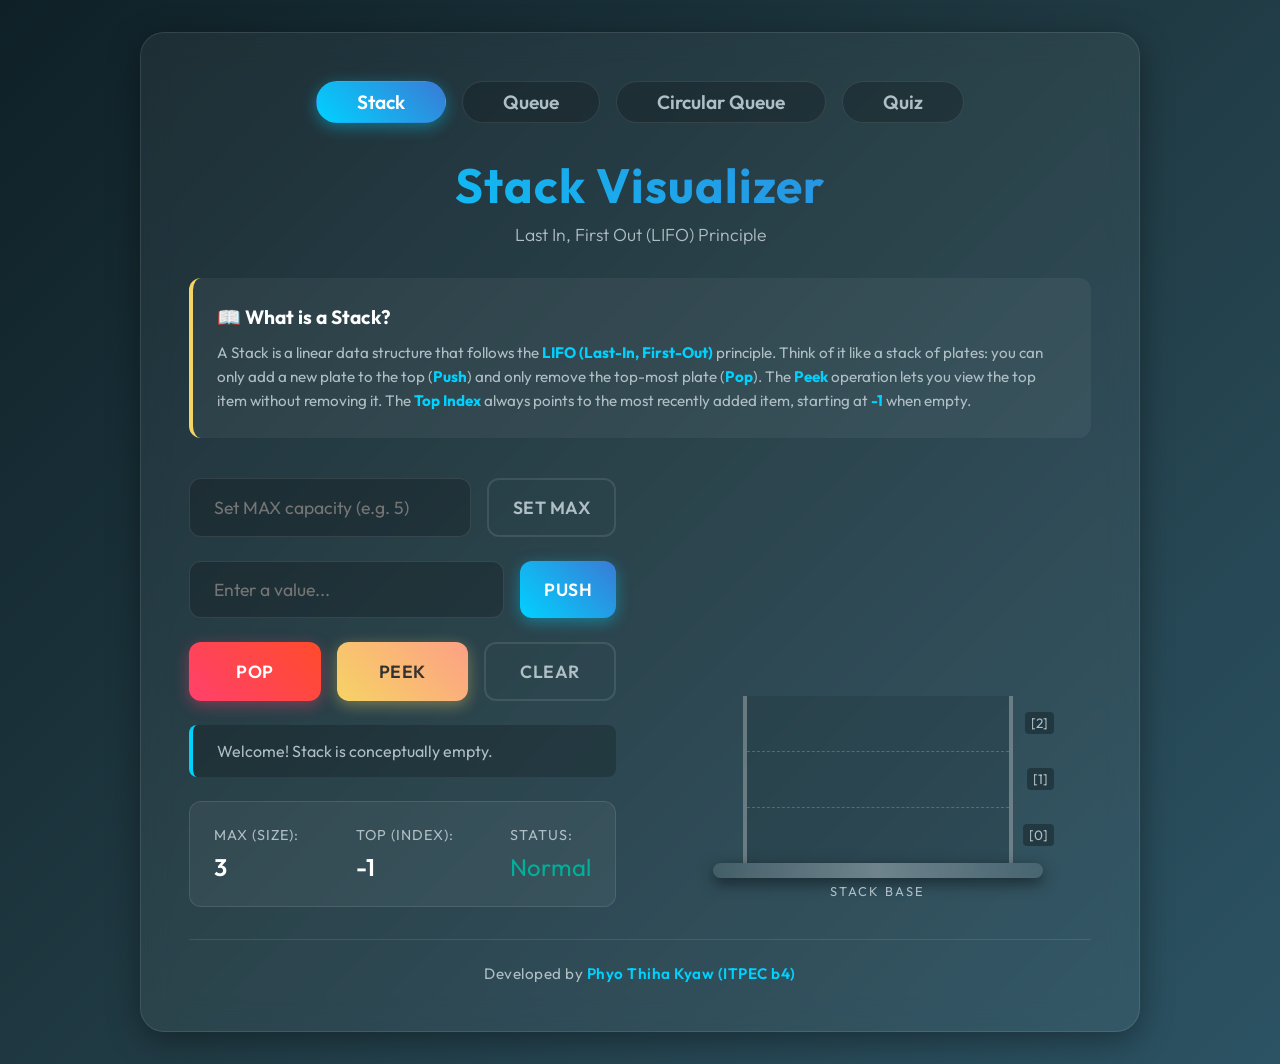
<file: index.html>
<!DOCTYPE html>
<html lang="en">
<head>
    <meta charset="UTF-8">
    <meta name="viewport" content="width=device-width, initial-scale=1.0">
    <title>Stack Data Structure Visualizer</title>
    <link rel="stylesheet" href="style.css">
    <link rel="stylesheet" href="queue.css">
    <link href="https://fonts.googleapis.com/css2?family=Outfit:wght@300;400;600&display=swap" rel="stylesheet">
</head>
<body>
    <div class="container">
        <nav class="nav-tab">
            <a href="index.html" class="nav-btn active">Stack</a>
            <a href="queue.html" class="nav-btn">Queue</a>
            <a href="circular-queue.html" class="nav-btn">Circular Queue</a>
            <a href="quiz.html" class="nav-btn">Quiz</a>
        </nav>
        
        <header>
            <h1>Stack Visualizer</h1>
            <p>Last In, First Out (LIFO) Principle</p>
        </header>

        <div class="theory-box">
            <h3>📖 What is a Stack?</h3>
            <p>A Stack is a linear data structure that follows the <strong>LIFO (Last-In, First-Out)</strong> principle. Think of it like a stack of plates: you can only add a new plate to the top (<strong>Push</strong>) and only remove the top-most plate (<strong>Pop</strong>). The <strong>Peek</strong> operation lets you view the top item without removing it. The <strong>Top Index</strong> always points to the most recently added item, starting at <strong>-1</strong> when empty.</p>
        </div>

        <main>
            <div class="controls-panel">
                <div class="input-group">
                    <input type="number" id="max-input" placeholder="Set MAX capacity (e.g. 5)" min="1" max="15" autocomplete="off">
                    <button id="set-max-btn" class="btn outline">Set MAX</button>
                </div>

                <div class="input-group">
                    <input type="text" id="item-input" placeholder="Enter a value..." autocomplete="off">
                    <button id="push-btn" class="btn primary">Push</button>
                </div>
                
                <div class="action-buttons">
                    <button id="pop-btn" class="btn danger">Pop</button>
                    <button id="peek-btn" class="btn secondary">Peek</button>
                    <button id="clear-btn" class="btn outline">Clear</button>
                </div>
                
                <div class="message-box" id="message-box">
                    Welcome! Stack is conceptually empty.
                </div>
                
                <div class="info-panel">
                    <div class="info-item">
                        <span class="label">MAX (Size):</span>
                        <span id="max-info" class="value">3</span>
                    </div>
                    <div class="info-item">
                        <span class="label">TOP (Index):</span>
                        <span id="top-index" class="value">-1</span>
                    </div>
                    <div class="info-item">
                        <span class="label">Status:</span>
                        <span id="status-info" class="value" style="color: #00b09b;">Normal</span>
                    </div>
                </div>
            </div>

            <div class="stack-display">
                <div class="stack-wrapper">
                    <!-- The items container -->
                    <div class="stack-container" id="stack-container">
                        <!-- Stack compartments will be dynamically injected here -->
                    </div>
                    <div class="stack-base">
                        <span>Stack Base</span>
                    </div>
                </div>
            </div>
        </main>
        
        <footer class="credit-footer">
            Developed by <strong>Phyo Thiha Kyaw (ITPEC b4)</strong>
        </footer>
    </div>
    
    <script src="script.js"></script>
</body>
</html>
</file>
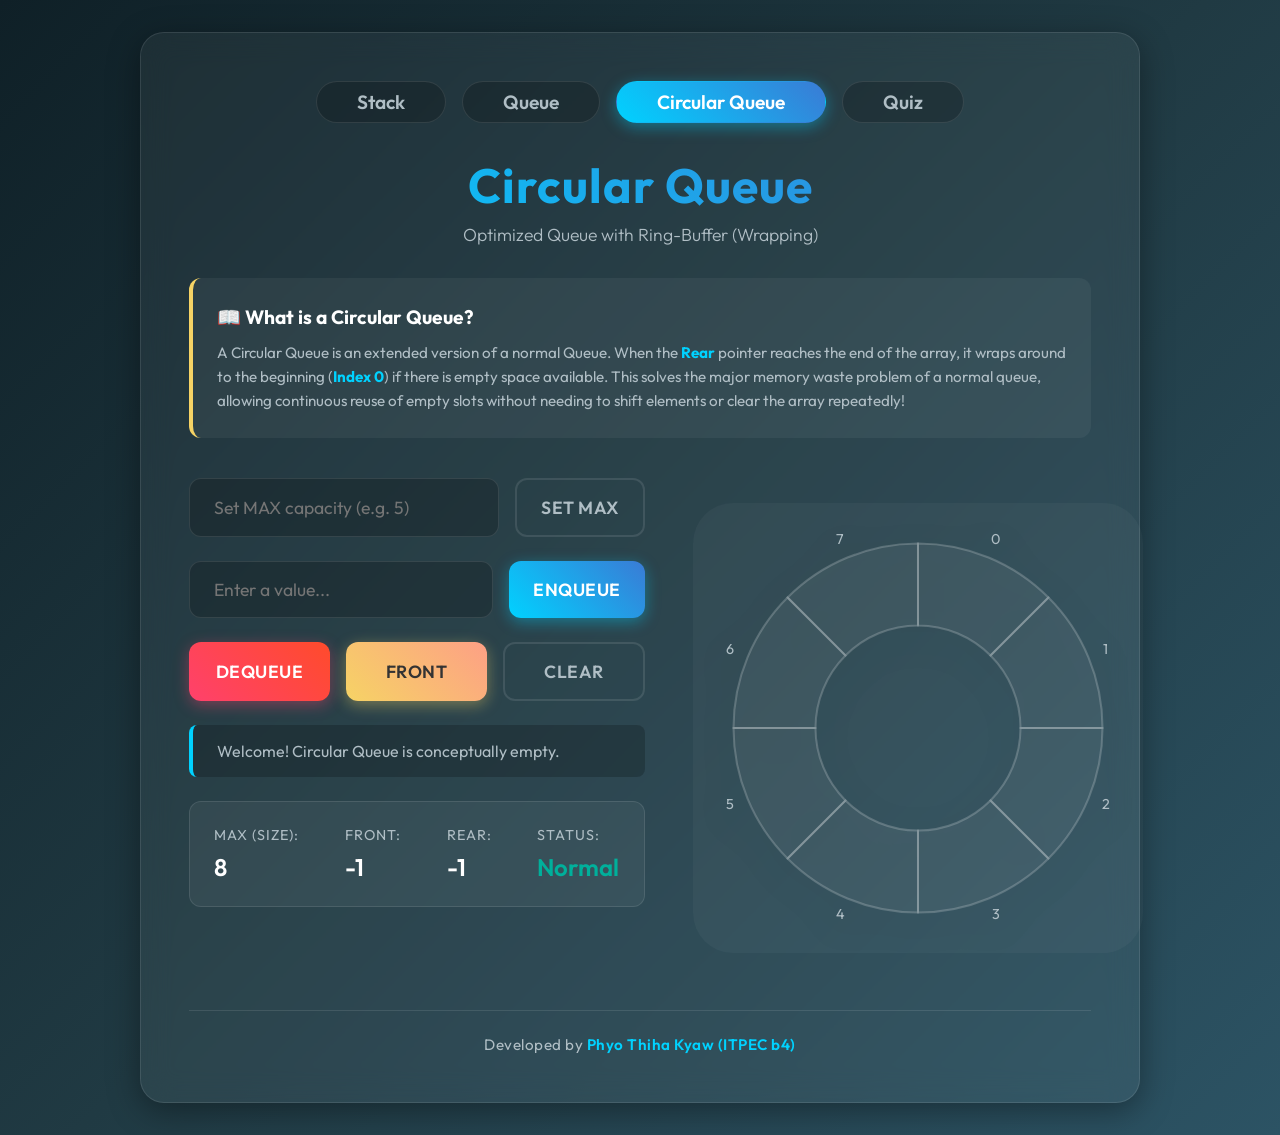
<file: circular-queue.html>
<!DOCTYPE html>
<html lang="en">
<head>
    <meta charset="UTF-8">
    <meta name="viewport" content="width=device-width, initial-scale=1.0">
    <title>Circular Queue Data Structure Visualizer</title>
    <link rel="stylesheet" href="style.css">
    <link rel="stylesheet" href="queue.css">
    <link rel="stylesheet" href="circular-queue.css">
    <link href="https://fonts.googleapis.com/css2?family=Outfit:wght@300;400;600&display=swap" rel="stylesheet">
</head>
<body>
    <div class="container">
        <nav class="nav-tab">
            <a href="index.html" class="nav-btn">Stack</a>
            <a href="queue.html" class="nav-btn">Queue</a>
            <a href="circular-queue.html" class="nav-btn active">Circular Queue</a>
            <a href="quiz.html" class="nav-btn">Quiz</a>
        </nav>
        
        <header>
            <h1>Circular Queue</h1>
            <p>Optimized Queue with Ring-Buffer (Wrapping)</p>
        </header>

        <div class="theory-box">
            <h3>📖 What is a Circular Queue?</h3>
            <p>A Circular Queue is an extended version of a normal Queue. When the <strong>Rear</strong> pointer reaches the end of the array, it wraps around to the beginning (<strong>Index 0</strong>) if there is empty space available. This solves the major memory waste problem of a normal queue, allowing continuous reuse of empty slots without needing to shift elements or clear the array repeatedly!</p>
        </div>

        <main>
            <div class="controls-panel">
                <div class="input-group">
                    <input type="number" id="max-input" placeholder="Set MAX capacity (e.g. 5)" min="1" max="15" autocomplete="off">
                    <button id="set-max-btn" class="btn outline">Set MAX</button>
                </div>

                <div class="input-group">
                    <input type="text" id="item-input" placeholder="Enter a value..." autocomplete="off">
                    <button id="enqueue-btn" class="btn primary">Enqueue</button>
                </div>
                
                <div class="action-buttons">
                    <button id="dequeue-btn" class="btn danger">Dequeue</button>
                    <button id="peek-btn" class="btn secondary">Front</button>
                    <button id="clear-btn" class="btn outline">Clear</button>
                </div>
                
                <div class="message-box" id="message-box">
                    Welcome! Circular Queue is conceptually empty.
                </div>
                
                <div class="info-panel">
                    <div class="info-item">
                        <span class="label">MAX (Size):</span>
                        <span id="max-info" class="value">3</span>
                    </div>
                    <div class="info-item">
                        <span class="label">FRONT:</span>
                        <span id="front-index" class="value">-1</span>
                    </div>
                    <div class="info-item">
                        <span class="label">REAR:</span>
                        <span id="rear-index" class="value">-1</span>
                    </div>
                    <div class="info-item">
                        <span class="label">Status:</span>
                        <span id="status-info" class="value" style="color: #00b09b;">Normal</span>
                    </div>
                </div>
            </div>

            <div class="cq-display">
                <div class="cq-wrapper">
                    <!-- Circular SVG Layout -->
                    <div id="cq-svg-container" class="cq-svg-container">
                        <svg id="cq-svg" viewBox="0 0 400 400"></svg>
                    </div>
                </div>
            </div>
        </main>
        
        <footer class="credit-footer">
            Developed by <strong>Phyo Thiha Kyaw (ITPEC b4)</strong>
        </footer>
    </div>
    
    <script src="circular-queue.js"></script>
</body>
</html>
</file>
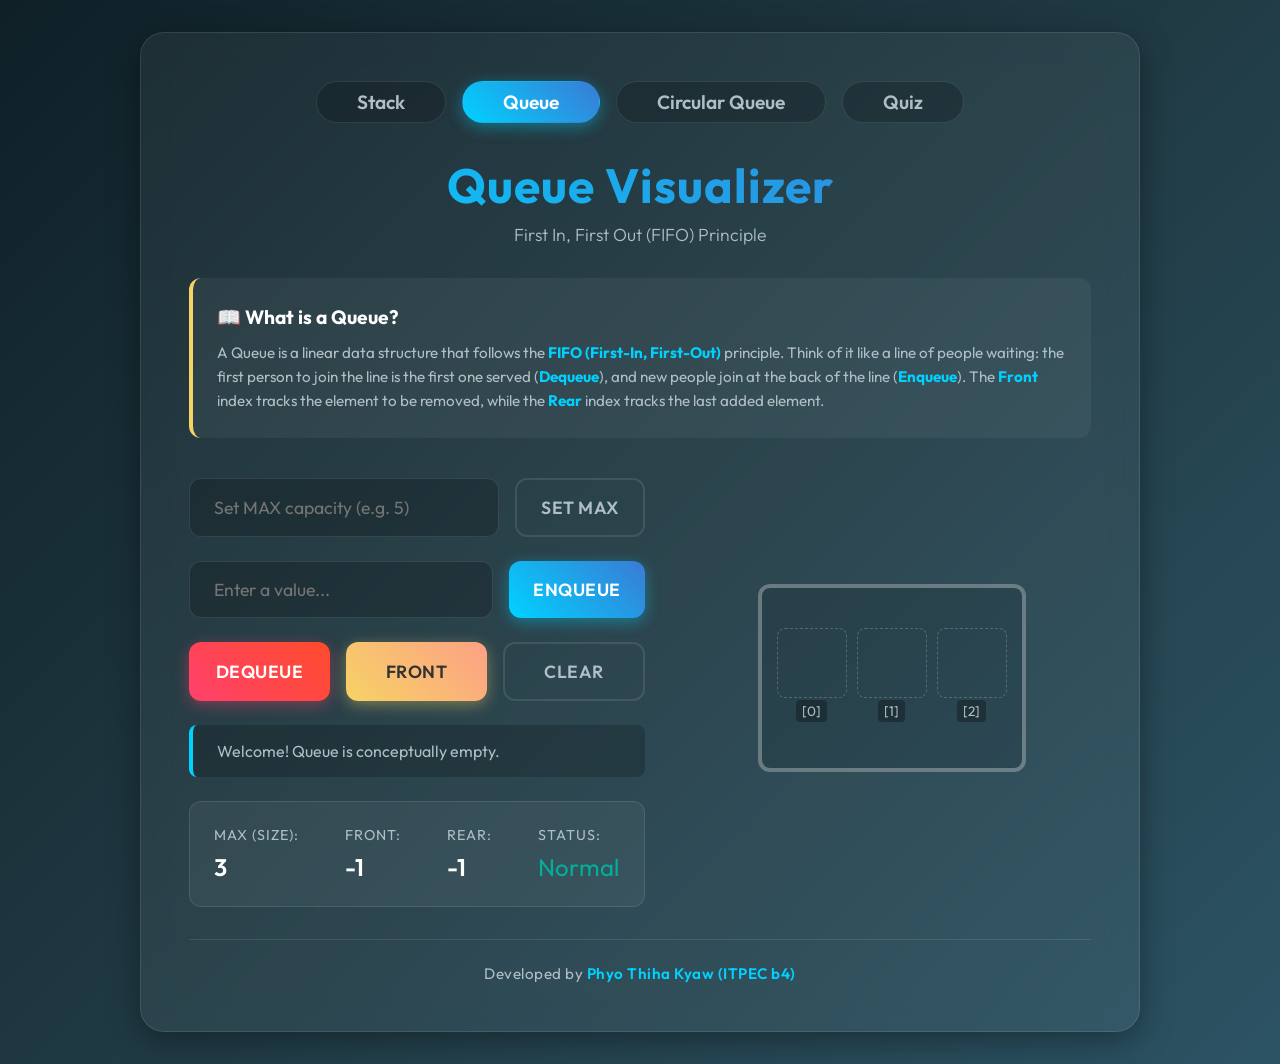
<file: queue.html>
<!DOCTYPE html>
<html lang="en">
<head>
    <meta charset="UTF-8">
    <meta name="viewport" content="width=device-width, initial-scale=1.0">
    <title>Queue Data Structure Visualizer</title>
    <link rel="stylesheet" href="style.css">
    <link rel="stylesheet" href="queue.css">
    <link href="https://fonts.googleapis.com/css2?family=Outfit:wght@300;400;600&display=swap" rel="stylesheet">
</head>
<body>
    <div class="container">
        <nav class="nav-tab">
            <a href="index.html" class="nav-btn">Stack</a>
            <a href="queue.html" class="nav-btn active">Queue</a>
            <a href="circular-queue.html" class="nav-btn">Circular Queue</a>
            <a href="quiz.html" class="nav-btn">Quiz</a>
        </nav>
        
        <header>
            <h1>Queue Visualizer</h1>
            <p>First In, First Out (FIFO) Principle</p>
        </header>

        <div class="theory-box">
            <h3>📖 What is a Queue?</h3>
            <p>A Queue is a linear data structure that follows the <strong>FIFO (First-In, First-Out)</strong> principle. Think of it like a line of people waiting: the first person to join the line is the first one served (<strong>Dequeue</strong>), and new people join at the back of the line (<strong>Enqueue</strong>). The <strong>Front</strong> index tracks the element to be removed, while the <strong>Rear</strong> index tracks the last added element.</p>
        </div>

        <main>
            <div class="controls-panel">
                <div class="input-group">
                    <input type="number" id="max-input" placeholder="Set MAX capacity (e.g. 5)" min="1" max="15" autocomplete="off">
                    <button id="set-max-btn" class="btn outline">Set MAX</button>
                </div>

                <div class="input-group">
                    <input type="text" id="item-input" placeholder="Enter a value..." autocomplete="off">
                    <button id="enqueue-btn" class="btn primary">Enqueue</button>
                </div>
                
                <div class="action-buttons">
                    <button id="dequeue-btn" class="btn danger">Dequeue</button>
                    <button id="peek-btn" class="btn secondary">Front</button>
                    <button id="clear-btn" class="btn outline">Clear</button>
                </div>
                
                <div class="message-box" id="message-box">
                    Welcome! Queue is conceptually empty.
                </div>
                
                <div class="info-panel">
                    <div class="info-item">
                        <span class="label">MAX (Size):</span>
                        <span id="max-info" class="value">3</span>
                    </div>
                    <div class="info-item">
                        <span class="label">FRONT:</span>
                        <span id="front-index" class="value">-1</span>
                    </div>
                    <div class="info-item">
                        <span class="label">REAR:</span>
                        <span id="rear-index" class="value">-1</span>
                    </div>
                    <div class="info-item">
                        <span class="label">Status:</span>
                        <span id="status-info" class="value" style="color: #00b09b;">Normal</span>
                    </div>
                </div>
            </div>

            <div class="queue-display">
                <div class="queue-wrapper">
                    <!-- The items container -->
                    <div class="queue-container" id="queue-container">
                        <!-- Queue compartments will be dynamically injected here -->
                    </div>
                </div>
            </div>
        </main>
        
        <footer class="credit-footer">
            Developed by <strong>Phyo Thiha Kyaw (ITPEC b4)</strong>
        </footer>
    </div>
    
    <script src="queue.js"></script>
</body>
</html>
</file>
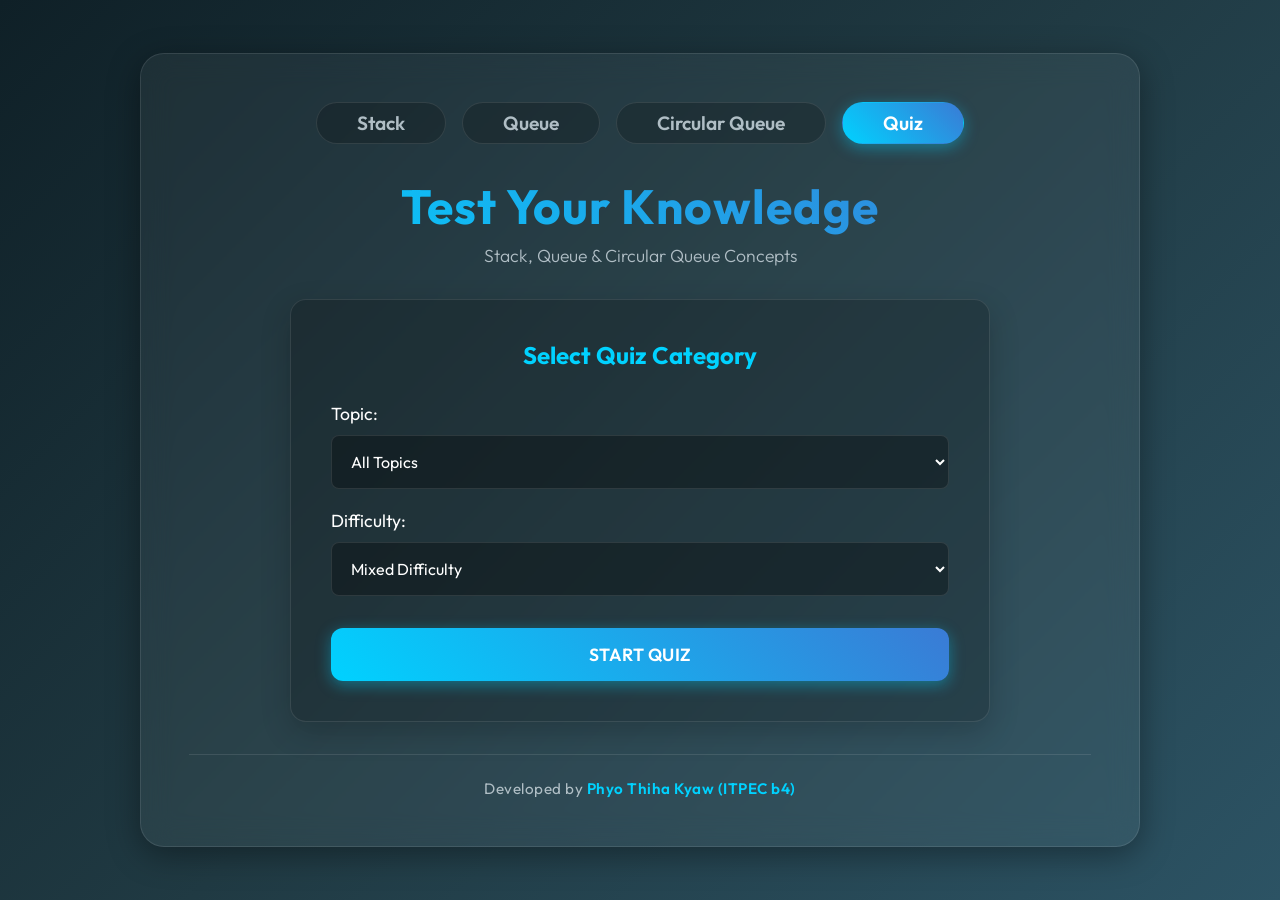
<file: quiz.html>
<!DOCTYPE html>
<html lang="en">
<head>
    <meta charset="UTF-8">
    <meta name="viewport" content="width=device-width, initial-scale=1.0">
    <title>Data Structures Quiz</title>
    <link rel="stylesheet" href="style.css">
    <link rel="stylesheet" href="queue.css">
    <link rel="stylesheet" href="quiz.css">
    <link href="https://fonts.googleapis.com/css2?family=Outfit:wght@300;400;600&display=swap" rel="stylesheet">
</head>
<body>
    <div class="container">
        <nav class="nav-tab">
            <a href="index.html" class="nav-btn">Stack</a>
            <a href="queue.html" class="nav-btn">Queue</a>
            <a href="circular-queue.html" class="nav-btn">Circular Queue</a>
            <a href="quiz.html" class="nav-btn active">Quiz</a>
        </nav>
        
        <header>
            <h1>Test Your Knowledge</h1>
            <p>Stack, Queue & Circular Queue Concepts</p>
        </header>

        <main class="quiz-main">
            <div id="setup-container" class="quiz-box">
                <h2 style="margin-bottom: 2rem; color: var(--primary); text-align: center;">Select Quiz Category</h2>
                <div class="category-selectors" style="display:flex; flex-direction:column; gap:20px; margin-bottom: 2rem;">
                    <div>
                        <label style="color:var(--text); margin-bottom:10px; display:block; font-size: 1.1rem;">Topic:</label>
                        <select id="topic-select" class="input-field" style="width:100%; padding: 15px; border-radius: 8px; background: rgba(0,0,0,0.3); color: white; border: 1px solid var(--glass-border); font-family: 'Outfit', sans-serif; font-size: 1rem;">
                            <option value="All">All Topics</option>
                            <option value="Stack">Stack</option>
                            <option value="Queue">Queue</option>
                            <option value="Circular Queue">Circular Queue</option>
                        </select>
                    </div>
                    <div>
                        <label style="color:var(--text); margin-bottom:10px; display:block; font-size: 1.1rem;">Difficulty:</label>
                        <select id="difficulty-select" class="input-field" style="width:100%; padding: 15px; border-radius: 8px; background: rgba(0,0,0,0.3); color: white; border: 1px solid var(--glass-border); font-family: 'Outfit', sans-serif; font-size: 1rem;">
                            <option value="All">Mixed Difficulty</option>
                            <option value="Basic">Basic</option>
                            <option value="Intermediate">Intermediate</option>
                            <option value="Advanced">Advanced</option>
                        </select>
                    </div>
                </div>
                <button id="start-btn" class="btn primary" style="width:100%; padding: 15px; font-size: 1.1rem;">Start Quiz</button>
            </div>
            
            <div id="quiz-container" class="quiz-box hidden">
                <div class="quiz-header">
                    <span id="question-count">Question 1 of 5</span>
                    <span id="question-badge" style="background: var(--primary); padding: 4px 12px; border-radius: 12px; font-size: 0.85rem; font-weight: bold; color: white;">Basic | Stack</span>
                    <span id="score">Score: 0</span>
                </div>
                
                <div class="question-section">
                    <h2 id="question-text">What principle does a Stack follow?</h2>
                </div>
                
                <div class="options-section" id="options">
                    <!-- Options will be injected here -->
                </div>
                
                <div class="quiz-footer">
                    <button id="next-btn" class="btn primary hidden">Next Question</button>
                </div>
            </div>

            <div id="result-container" class="quiz-box hidden">
                <h2 id="result-title">Quiz Completed!</h2>
                <div class="score-display">
                    <div class="score-circle">
                        <span id="final-score">5/5</span>
                    </div>
                </div>
                <p id="result-message">Perfect score! You are a Data Structures master!</p>
                <div class="quiz-footer">
                    <button id="restart-btn" class="btn primary" style="width:100%">Restart Quiz</button>
                </div>
            </div>
        </main>
        
        <footer class="credit-footer">
            Developed by <strong>Phyo Thiha Kyaw (ITPEC b4)</strong>
        </footer>
    </div>
    
    <script src="quiz.js"></script>
</body>
</html>
</file>
<file: style.css>
:root {
    --bg-gradient: linear-gradient(135deg, #0f2027, #203a43, #2c5364);
    --glass-bg: rgba(255, 255, 255, 0.05);
    --glass-border: rgba(255, 255, 255, 0.1);
    --glass-shadow: 0 8px 32px 0 rgba(0, 0, 0, 0.37);
    --primary: #00d2ff;
    --primary-hover: #3a7bd5;
    --danger: #ff416c;
    --danger-hover: #ff4b2b;
    --secondary: #f6d365;
    --secondary-hover: #fda085;
    --text: #ffffff;
    --text-muted: #b0bec5;
    --item-bg: linear-gradient(90deg, #1cb5e0, #000851);
    --item-border: rgba(255, 255, 255, 0.2);
}

* {
    margin: 0;
    padding: 0;
    box-sizing: border-box;
    font-family: 'Outfit', sans-serif;
}

body {
    background: var(--bg-gradient);
    color: var(--text);
    min-height: 100vh;
    display: flex;
    justify-content: center;
    align-items: center;
    overflow-x: hidden;
    padding: 2rem 0;
}

.container {
    width: 95%;
    max-width: 1000px;
    background: var(--glass-bg);
    backdrop-filter: blur(15px);
    -webkit-backdrop-filter: blur(15px);
    border: 1px solid var(--glass-border);
    border-radius: 24px;
    padding: 3rem;
    box-shadow: var(--glass-shadow);
}

header {
    text-align: center;
    margin-bottom: 2rem;
}

h1 {
    font-size: 3rem;
    background: linear-gradient(45deg, var(--primary), var(--primary-hover));
    -webkit-background-clip: text;
    background-clip: text;
    -webkit-text-fill-color: transparent;
    margin-bottom: 0.5rem;
    letter-spacing: 1px;
}

header p {
    color: var(--text-muted);
    font-size: 1.1rem;
    font-weight: 300;
}

/* Theory Box */
.theory-box {
    background: rgba(255, 255, 255, 0.05);
    border-left: 4px solid var(--secondary);
    padding: 1.5rem;
    border-radius: 12px;
    margin-bottom: 2.5rem;
    font-size: 0.95rem;
    line-height: 1.6;
    color: var(--text-muted);
}

.theory-box h3 {
    color: var(--text);
    margin-bottom: 0.5rem;
    font-size: 1.2rem;
    display: flex;
    align-items: center;
    gap: 0.5rem;
}

.theory-box strong {
    color: var(--primary);
}

main {
    display: grid;
    grid-template-columns: 1fr 1fr;
    gap: 3rem;
    align-items: flex-start;
}

/* Controls Panel */
.controls-panel {
    display: flex;
    flex-direction: column;
    gap: 1.5rem;
}

.input-group {
    display: flex;
    gap: 1rem;
}

input[type="text"], input[type="number"] {
    flex: 1;
    padding: 1rem 1.5rem;
    border-radius: 12px;
    border: 1px solid var(--glass-border);
    background: rgba(0, 0, 0, 0.2);
    color: var(--text);
    font-size: 1.1rem;
    outline: none;
    transition: all 0.3s ease;
}

input[type="text"]:focus, input[type="number"]:focus {
    border-color: var(--primary);
    box-shadow: 0 0 15px rgba(0, 210, 255, 0.3);
}

.btn {
    padding: 1rem 1.5rem;
    border-radius: 12px;
    border: none;
    font-size: 1.1rem;
    font-weight: 600;
    cursor: pointer;
    transition: transform 0.2s ease, box-shadow 0.2s ease, filter 0.2s ease;
    color: white;
    text-transform: uppercase;
    letter-spacing: 0.5px;
}

.btn:active {
    transform: scale(0.95);
}

.primary {
    background: linear-gradient(45deg, var(--primary), var(--primary-hover));
    box-shadow: 0 4px 15px rgba(0, 210, 255, 0.4);
}

.primary:hover {
    filter: brightness(1.1);
}

.action-buttons {
    display: grid;
    grid-template-columns: repeat(3, 1fr);
    gap: 1rem;
}

.danger {
    background: linear-gradient(45deg, var(--danger), var(--danger-hover));
    box-shadow: 0 4px 15px rgba(255, 65, 108, 0.4);
}
.danger:hover { filter: brightness(1.1); }

.secondary {
    background: linear-gradient(45deg, var(--secondary), var(--secondary-hover));
    box-shadow: 0 4px 15px rgba(246, 211, 101, 0.4);
    color: #333;
}
.secondary:hover { filter: brightness(1.1); }

.outline {
    background: transparent;
    border: 2px solid var(--glass-border);
    color: var(--text-muted);
}
.outline:hover {
    border-color: var(--text);
    color: var(--text);
}

/* Info and Messages */
.message-box {
    background: rgba(0, 0, 0, 0.2);
    border-left: 4px solid var(--primary);
    padding: 1rem 1.5rem;
    border-radius: 8px;
    font-size: 1rem;
    color: var(--text-muted);
    min-height: 3rem;
    display: flex;
    align-items: center;
    transition: all 0.3s ease;
}

.message-box.error {
    border-left-color: var(--danger);
    color: #ff8a8a;
}

.message-box.success {
    border-left-color: #00b09b;
    color: #a8ffb5;
}

.info-panel {
    display: flex;
    justify-content: space-between;
    background: var(--glass-bg);
    border: 1px solid var(--glass-border);
    padding: 1.5rem;
    border-radius: 12px;
}

.info-item {
    display: flex;
    flex-direction: column;
    gap: 0.5rem;
}

.label {
    font-size: 0.9rem;
    color: var(--text-muted);
    text-transform: uppercase;
    letter-spacing: 1px;
}

.value {
    font-size: 1.5rem;
    font-weight: 600;
    color: var(--text);
}

/* Stack Display */
.stack-display {
    display: flex;
    justify-content: center;
    align-items: flex-end; /* Align to the floor */
    min-height: 400px;
}

.stack-wrapper {
    width: 300px;
    display: flex;
    flex-direction: column;
    align-items: center;
}

.stack-base {
    width: 110%;
    height: 15px;
    background: linear-gradient(90deg, rgba(255,255,255,0.1), rgba(255,255,255,0.3), rgba(255,255,255,0.1));
    border-radius: 10px;
    display: flex;
    justify-content: center;
    align-items: center;
    box-shadow: 0 5px 15px rgba(0,0,0,0.5);
    position: relative;
    z-index: 2;
}

.stack-base span {
    position: absolute;
    top: 20px;
    font-size: 0.8rem;
    color: var(--text-muted);
    text-transform: uppercase;
    letter-spacing: 2px;
}

.stack-container {
    width: 90%;
    display: flex;
    flex-direction: column-reverse; /* Slots stack bottom to top! */
    align-items: center;
    border-left: 4px solid rgba(255, 255, 255, 0.3);
    border-right: 4px solid rgba(255, 255, 255, 0.3);
    border-bottom: 0;
    border-top: 0;
    transition: all 0.3s;
    background: rgba(0,0,0,0.1); /* Slight indent for compartments */
}

/* Stack Compartments */
.stack-slot {
    width: 100%;
    min-height: 55px; /* height of a compartment */
    border-bottom: 1px dashed rgba(255,255,255,0.2);
    display: flex;
    align-items: center;
    position: relative;
    padding: 0;
}

.stack-slot:first-child {
    border-bottom: none;
}

.slot-index {
    position: absolute;
    right: -45px; /* Array index on the right outside */
    color: var(--text-muted);
    font-size: 0.85rem;
    background: rgba(0,0,0,0.3);
    padding: 2px 6px;
    border-radius: 4px;
}

.slot-content {
    flex: 1;
    display: flex;
    justify-content: center;
    align-items: center;
    min-height: 55px;
}

/* Redefine stack item to just fill inside the slot-content */
.stack-item {
    width: 96%;
    padding: 0.6rem;
    background: var(--item-bg);
    border: 1px solid var(--item-border);
    border-radius: 6px;
    text-align: center;
    font-weight: 600;
    font-size: 1.1rem;
    box-shadow: 0 4px 10px rgba(0,0,0,0.3);
    /* Animation base */
    opacity: 0;
    animation: dropIn 0.5s cubic-bezier(0.34, 1.56, 0.64, 1) forwards;
}

/* Top pointer */
.stack-slot.active-top::before {
    content: 'TOP ➔';
    position: absolute;
    left: -85px; /* Left of the box */
    top: 50%;
    transform: translateY(-50%);
    color: var(--primary);
    font-weight: 800;
    font-size: 1.1rem;
    white-space: nowrap;
    animation: pointRight 0.8s infinite alternate;
}

@keyframes pointRight {
    from { transform: translate(-10px, -50%); }
    to { transform: translate(0, -50%); }
}

.stack-item.popping {
    animation: popOutTop 0.45s cubic-bezier(0.36, 0, 0.66, -0.56) forwards;
}

.stack-item.peeking {
    animation: pulse 1s infinite alternate;
    border: 2px solid var(--secondary);
}

@keyframes dropIn {
    0% {
        opacity: 0;
        transform: translateY(-350px);
    }
    40% {
        opacity: 1;
    }
    100% {
        opacity: 1;
        transform: translateY(0);
    }
}

@keyframes popOutTop {
    0% {
        opacity: 1;
        transform: translateY(0);
    }
    100% {
        opacity: 0;
        transform: translateY(-350px);
    }
}

@keyframes pulse {
    from { box-shadow: 0 0 10px rgba(246, 211, 101, 0.2); }
    to { box-shadow: 0 0 20px rgba(246, 211, 101, 0.8); }
}

/* Credit Footer */
.credit-footer {
    text-align: center;
    margin-top: 2rem;
    font-size: 0.95rem;
    color: var(--text-muted);
    letter-spacing: 0.5px;
    border-top: 1px solid var(--glass-border);
    padding-top: 1.5rem;
}

.credit-footer strong {
    color: var(--primary);
    font-weight: 600;
}

/* Responsive */
/* Responsive */
@media (max-width: 768px) {
    .container {
        width: 100%;
        padding: 1rem;
        border-radius: 0;
        border: none;
        box-shadow: none;
    }
    main {
        display: flex;
        flex-direction: row;
        align-items: flex-start;
        gap: 0.5rem;
    }
    .controls-panel {
        flex: 1.25;
    }
    .stack-display {
        flex: 1;
        min-height: 250px;
        margin-top: 0;
    }
    h1 {
        font-size: 2rem;
    }
    .info-panel {
        flex-direction: column;
        align-items: flex-start;
        gap: 0.8rem;
        padding: 0.8rem;
    }
    .label { font-size: 0.75rem; }
    .value { font-size: 1.2rem; }
    .action-buttons {
        grid-template-columns: 1fr;
    }
    .input-group {
        flex-direction: column;
        gap: 0.5rem;
    }
    input[type="text"], input[type="number"], .btn {
        padding: 0.6rem;
        font-size: 0.9rem;
    }
    .stack-wrapper {
        width: 105px;
    }
    .stack-item {
        padding: 0.3rem;
        font-size: 0.9rem;
    }
    .stack-slot.active-top::before {
        left: -38px;
        font-size: 0.7rem;
        content: 'TOP ➔';
    }
    .slot-index {
        right: -25px;
        font-size: 0.7rem;
        padding: 2px 4px;
    }
    .theory-box {
        padding: 1rem;
        margin-bottom: 1.5rem;
    }
}

@media (max-width: 400px) {
    main { gap: 0.2rem; }
    .controls-panel { flex: 1.4; }
    .stack-display { flex: 0.8; }
    .stack-wrapper { width: 85px; }
    .stack-slot.active-top::before {
        left: -32px;
        font-size: 0.6rem;
    }
    .slot-index {
        right: -20px;
        font-size: 0.6rem;
    }
}
</file>
<file: queue.css>
/* Navigation Tab */
.nav-tab {
    display: flex;
    justify-content: center;
    gap: 1rem;
    margin-bottom: 2rem;
}

.nav-btn {
    text-decoration: none;
    color: var(--text-muted);
    font-size: 1.2rem;
    font-weight: 600;
    padding: 0.5rem 2.5rem;
    border-radius: 30px;
    background: rgba(0, 0, 0, 0.2);
    transition: all 0.3s ease;
    border: 1px solid var(--glass-border);
}

.nav-btn:hover {
    color: var(--text);
    background: rgba(255, 255, 255, 0.1);
}

.nav-btn.active {
    background: linear-gradient(45deg, var(--primary), var(--primary-hover));
    color: white;
    box-shadow: 0 4px 15px rgba(0, 210, 255, 0.4);
    border-color: transparent;
}

/* Queue Specific Styles */
.queue-display {
    display: flex;
    justify-content: center;
    align-items: center;
    min-height: 400px;
    width: 100%;
}

.queue-wrapper {
    display: flex;
    flex-direction: column;
    align-items: center;
    width: 100%;
    max-width: 100%;
}

.queue-container {
    display: flex;
    flex-direction: row;
    align-items: center;
    background: rgba(0, 0, 0, 0.1);
    border: 4px solid rgba(255, 255, 255, 0.3);
    border-radius: 12px;
    padding: 40px 15px 70px 15px;
    /* enough space for pointers (top and bottom) */
    gap: 10px;
    min-height: 120px;
    max-width: 100%;
    overflow-x: auto;
    overflow-y: hidden;
}

/* Scrollbar for Queue Container */
.queue-container::-webkit-scrollbar {
    height: 8px;
}

.queue-container::-webkit-scrollbar-track {
    background: rgba(0, 0, 0, 0.1);
    border-radius: 4px;
}

.queue-container::-webkit-scrollbar-thumb {
    background: rgba(255, 255, 255, 0.3);
    border-radius: 4px;
}

.queue-slot {
    width: 70px;
    min-width: 70px;
    height: 70px;
    border: 1px dashed rgba(255, 255, 255, 0.2);
    display: flex;
    justify-content: center;
    align-items: center;
    position: relative;
    border-radius: 8px;
}

.queue-slot-index {
    position: absolute;
    bottom: -25px;
    color: var(--text-muted);
    font-size: 0.85rem;
    background: rgba(0, 0, 0, 0.3);
    padding: 2px 6px;
    border-radius: 4px;
}

.queue-pointer {
    position: absolute;
    top: -28px;
    font-size: 0.8rem;
    font-weight: 800;
    white-space: nowrap;
    text-align: center;
    padding: 2px 6px;
    border-radius: 4px;
    background: rgba(0, 0, 0, 0.6);
    z-index: 10;
    transition: all 0.3s;
}

.queue-pointer.front-ptr {
    color: var(--danger);
}

.queue-pointer.rear-ptr {
    color: var(--primary);
    top: auto;
    bottom: -55px;
    /* Rear at bottom, Front at top */
}

.slot-content {
    width: 100%;
    height: 100%;
}

.queue-item {
    width: 100%;
    height: 100%;
    display: flex;
    justify-content: center;
    align-items: center;
    background: var(--item-bg);
    border: 1px solid var(--item-border);
    border-radius: 6px;
    font-weight: 600;
    font-size: 1.1rem;
    box-shadow: 0 4px 10px rgba(0, 0, 0, 0.3);
    opacity: 0;
    animation: slideInRight 0.5s cubic-bezier(0.34, 1.56, 0.64, 1) forwards;
}

.queue-item.dequeuing {
    animation: slideOutLeft 0.45s cubic-bezier(0.36, 0, 0.66, -0.56) forwards;
}

.queue-item.peeking {
    animation: pulse 1s infinite alternate;
    border: 2px solid var(--secondary);
}

@keyframes slideInRight {
    0% {
        opacity: 0;
        transform: translateX(100px);
    }

    100% {
        opacity: 1;
        transform: translateX(0);
    }
}

@keyframes slideOutLeft {
    0% {
        opacity: 1;
        transform: translateX(0);
    }

    100% {
        opacity: 0;
        transform: translateX(-100px);
    }
}

@media (max-width: 768px) {
    .nav-tab {
        flex-wrap: wrap;
        gap: 0.5rem;
    }

    .nav-btn {
        flex: 1 1 40%;
        text-align: center;
        padding: 0.6rem;
        font-size: 0.9rem;
    }

    main {
        display: flex;
        flex-direction: column;
        gap: 1rem;
    }

    .queue-display {
        min-height: 200px;
        order: 2;
        /* below controls */
        padding-top: 1rem;
    }

    .controls-panel {
        order: 1;
        flex: unset;
        width: 100%;
    }

    .queue-container {
        padding: 30px 10px 55px 10px;
        gap: 5px;
    }

    .queue-slot {
        width: 55px;
        min-width: 55px;
        height: 55px;
    }

    .queue-item {
        font-size: 0.95rem;
    }

    .queue-pointer {
        font-size: 0.65rem;
    }

    .queue-pointer.front-ptr {
        top: -24px;
    }

    .queue-pointer.rear-ptr {
        bottom: -45px;
    }
}
</file>
<file: circular-queue.css>
/* Circular Queue Segmented Ring Styles */
.cq-display {
    display: flex;
    justify-content: center;
    align-items: center;
    min-height: 500px;
    width: 100%;
}

.cq-wrapper {
    position: relative;
    width: 450px;
    height: 450px;
    display: flex;
    justify-content: center;
    align-items: center;
    background: rgba(255, 255, 255, 0.03);
    border-radius: 40px;
    padding: 20px;
}

.cq-svg-container {
    width: 100%;
    height: 100%;
}

#cq-svg {
    width: 100%;
    height: 100%;
    filter: drop-shadow(0 10px 20px rgba(0,0,0,0.3));
}

/* Base segment style */
.cq-segment {
    fill: rgba(255, 255, 255, 0.05);
    stroke: rgba(255, 255, 255, 0.2);
    stroke-width: 2;
    transition: all 0.3s ease;
}

/* Filled segment style (Blue color from image) */
.cq-segment.occupied {
    fill: #60a5fa; /* Light blue from image */
    stroke: white;
}

/* Pointer Styles */
.cq-ptr-label {
    font-size: 14px;
    font-weight: 700;
    text-shadow: 0 2px 4px rgba(0,0,0,0.5);
    pointer-events: none;
}

.front-ptr-text { fill: var(--danger); }
.rear-ptr-text { fill: var(--primary); }

.front-ptr-line { stroke: var(--danger); stroke-width: 2; stroke-dasharray: 4; }
.rear-ptr-line { stroke: var(--primary); stroke-width: 2; stroke-dasharray: 4; }

/* Text inside segments */
.cq-segment-text {
    fill: white;
    font-size: 16px;
    font-weight: 600;
    text-anchor: middle;
    dominant-baseline: middle;
    pointer-events: none;
}

.cq-segment-index {
    fill: var(--text-muted);
    font-size: 14px;
    font-weight: 400;
    text-anchor: middle;
    dominant-baseline: middle;
    pointer-events: none;
}

/* Animations */
.animate-enqueue {
    animation: segmentFill 0.5s ease-out forwards;
}

@keyframes segmentFill {
    from { opacity: 0.5; transform: scale(0.95); transform-origin: center; }
    to { opacity: 1; transform: scale(1); transform-origin: center; }
}

@media (max-width: 768px) {
    .cq-wrapper {
        width: 320px;
        height: 320px;
    }
}
</file>
<file: quiz.css>
/* Quiz Specific Styles */
.quiz-main {
    display: flex;
    justify-content: center;
    align-items: center;
    min-height: 400px;
    width: 100%;
}

.quiz-box {
    background: rgba(0, 0, 0, 0.2);
    border: 1px solid var(--glass-border);
    border-radius: 16px;
    padding: 2.5rem;
    width: 100%;
    max-width: 700px;
    box-shadow: 0 10px 30px rgba(0,0,0,0.2);
    transition: all 0.3s ease;
}

.quiz-header {
    display: flex;
    justify-content: space-between;
    font-size: 1rem;
    color: var(--text-muted);
    margin-bottom: 1.5rem;
    padding-bottom: 1rem;
    border-bottom: 1px dashed rgba(255,255,255,0.2);
}

#score {
    font-weight: 600;
    color: var(--primary);
}

.question-section h2 {
    font-size: 1.5rem;
    margin-bottom: 2rem;
    line-height: 1.5;
    color: var(--text);
}

.options-section {
    display: flex;
    flex-direction: column;
    gap: 1rem;
    margin-bottom: 2rem;
}

.question-section pre {
    background: rgba(0, 0, 0, 0.4);
    padding: 1rem;
    border-radius: 8px;
    margin-top: 1rem;
    text-align: left;
    overflow-x: auto;
    font-family: 'Courier New', Courier, monospace;
    font-size: 1.1rem;
    border: 1px solid rgba(255, 255, 255, 0.1);
}

.question-section code {
    color: #a8ffb5;
    font-family: 'Courier New', Courier, monospace;
}

.option-btn {
    width: 100%;
    text-align: left;
    padding: 1rem 1.5rem;
    background: rgba(255,255,255,0.05);
    border: 1px solid rgba(255,255,255,0.1);
    border-radius: 10px;
    color: var(--text);
    font-size: 1.1rem;
    cursor: pointer;
    transition: all 0.2s ease;
    display: flex;
    justify-content: space-between;
    align-items: center;
}

.option-btn:hover:not(:disabled) {
    background: rgba(255,255,255,0.15);
    border-color: var(--primary);
    transform: translateX(5px);
}

.option-btn:disabled {
    cursor: not-allowed;
    opacity: 0.8;
}

.option-btn.correct {
    background: rgba(0, 176, 155, 0.2);
    border-color: #00b09b;
    color: #a8ffb5;
}

.option-btn.wrong {
    background: rgba(255, 65, 108, 0.2);
    border-color: var(--danger);
    color: #ff8a8a;
}

.option-icon {
    font-size: 1.2rem;
}

.quiz-footer {
    display: flex;
    justify-content: flex-end;
}

.hidden {
    display: none !important;
}

/* Result Container Styles */
#result-container {
    text-align: center;
}

#result-title {
    font-size: 2rem;
    margin-bottom: 2rem;
    color: var(--primary);
}

.score-display {
    display: flex;
    justify-content: center;
    margin-bottom: 2rem;
}

.score-circle {
    width: 150px;
    height: 150px;
    border-radius: 50%;
    background: linear-gradient(135deg, var(--primary), var(--secondary));
    display: flex;
    justify-content: center;
    align-items: center;
    box-shadow: 0 0 20px rgba(0, 210, 255, 0.4);
    padding: 10px;
}

#final-score {
    width: 100%;
    height: 100%;
    background: var(--bg-gradient);
    border-radius: 50%;
    display: flex;
    justify-content: center;
    align-items: center;
    font-size: 2.5rem;
    font-weight: 800;
    color: white;
}

#result-message {
    font-size: 1.2rem;
    color: var(--text-muted);
    margin-bottom: 2rem;
}

@media (max-width: 768px) {
    .quiz-box {
        padding: 1.5rem;
    }
    .question-section h2 {
        font-size: 1.2rem;
    }
    .option-btn {
        font-size: 1rem;
        padding: 0.8rem 1rem;
    }
}
</file>
